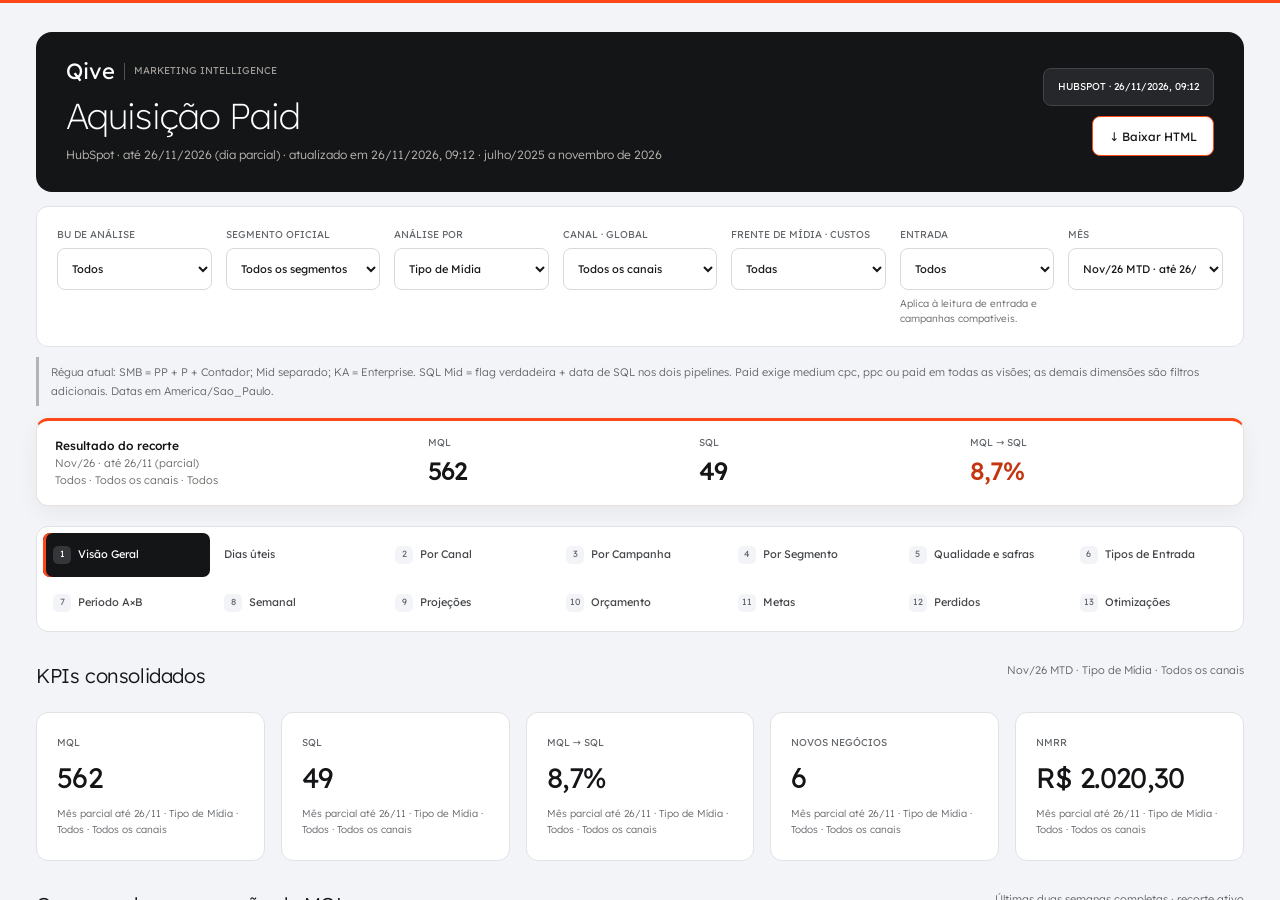
<file: index.html>
<!doctype html>
<html lang="pt-BR">
<head>
<meta charset="utf-8">
<meta name="viewport" content="width=device-width,initial-scale=1">
<meta http-equiv="Cache-Control" content="no-cache, no-store, must-revalidate">
<meta http-equiv="Pragma" content="no-cache">
<meta http-equiv="Expires" content="0">
<title>Qive · Paid Media Intelligence</title>
<style>html,body{margin:0;height:100%;background:#f4f1ed;font-family:Inter,system-ui,sans-serif}iframe{border:0;width:100%;height:100%;display:block}</style>
</head>
<body>
<iframe src="dashboard.html?v=20261126-dados-v90" title="Qive Paid Media Intelligence"></iframe>
</body>
</html>
</file>
